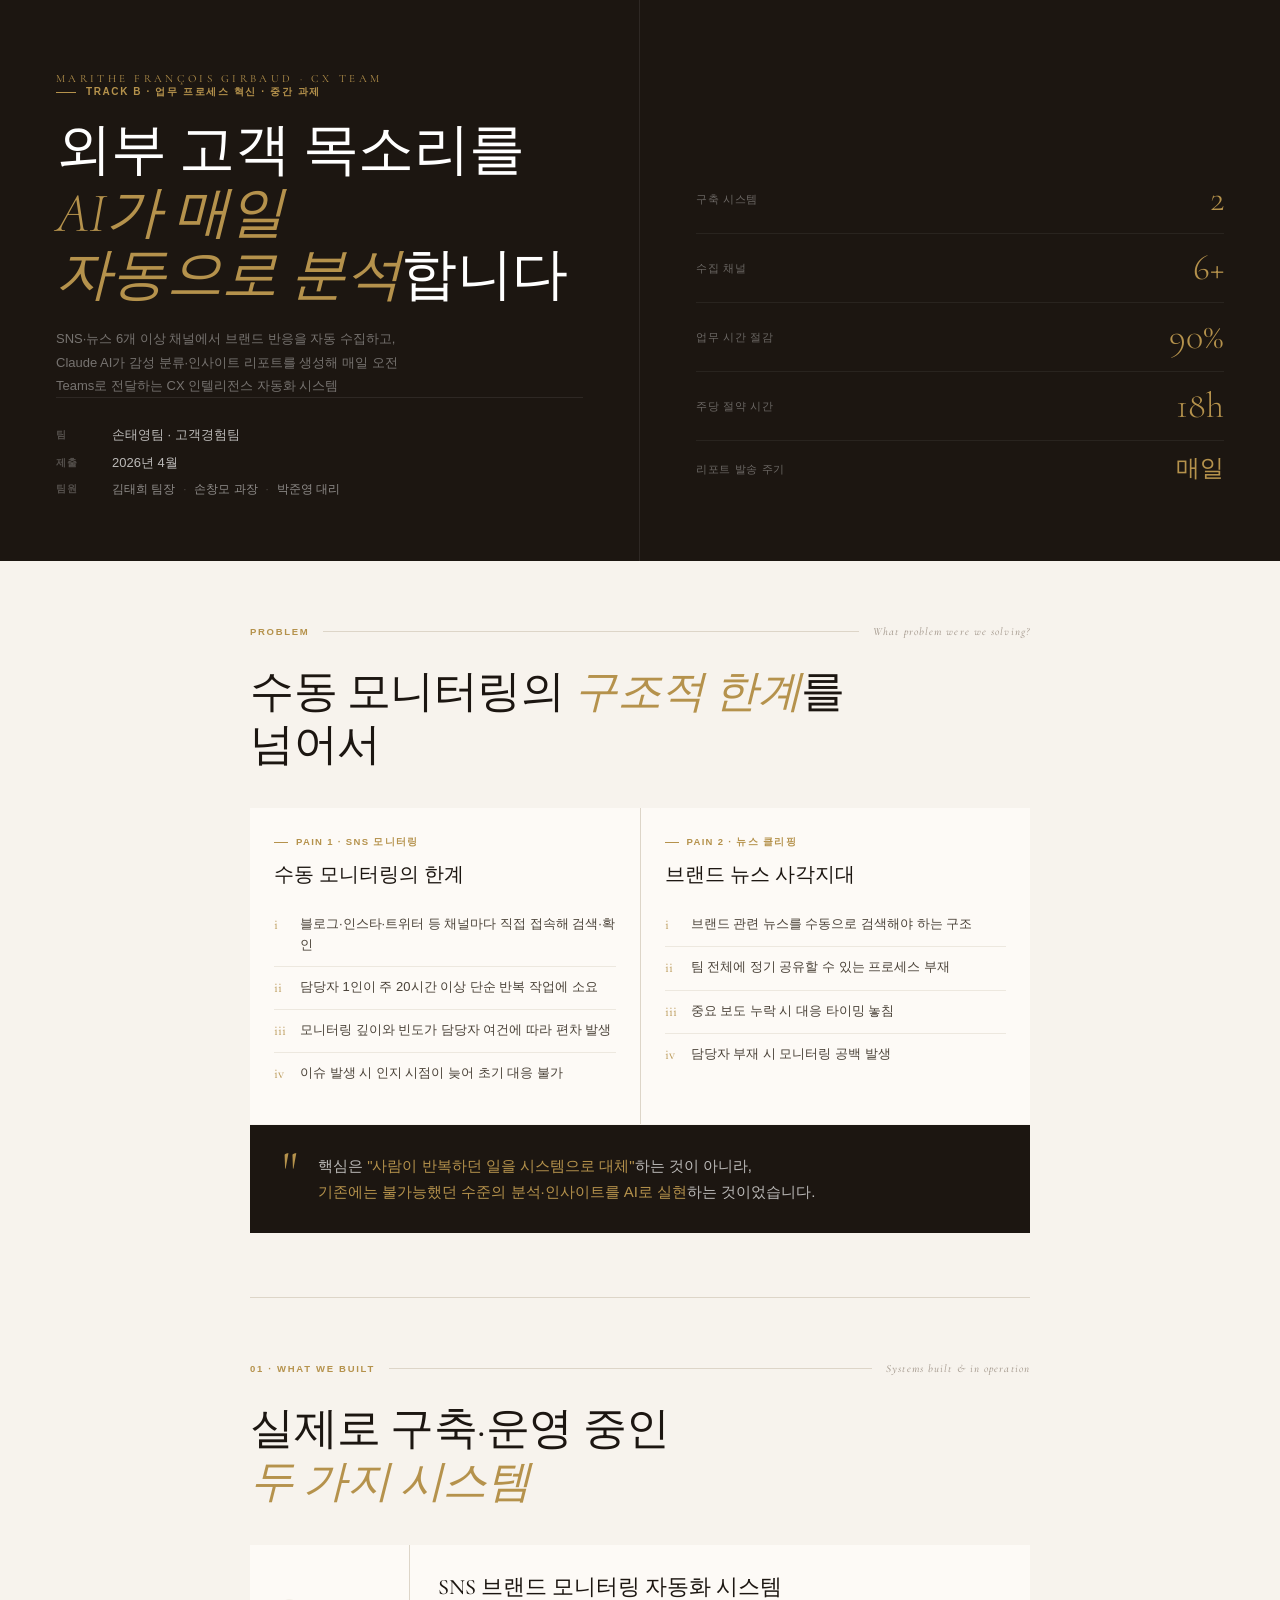
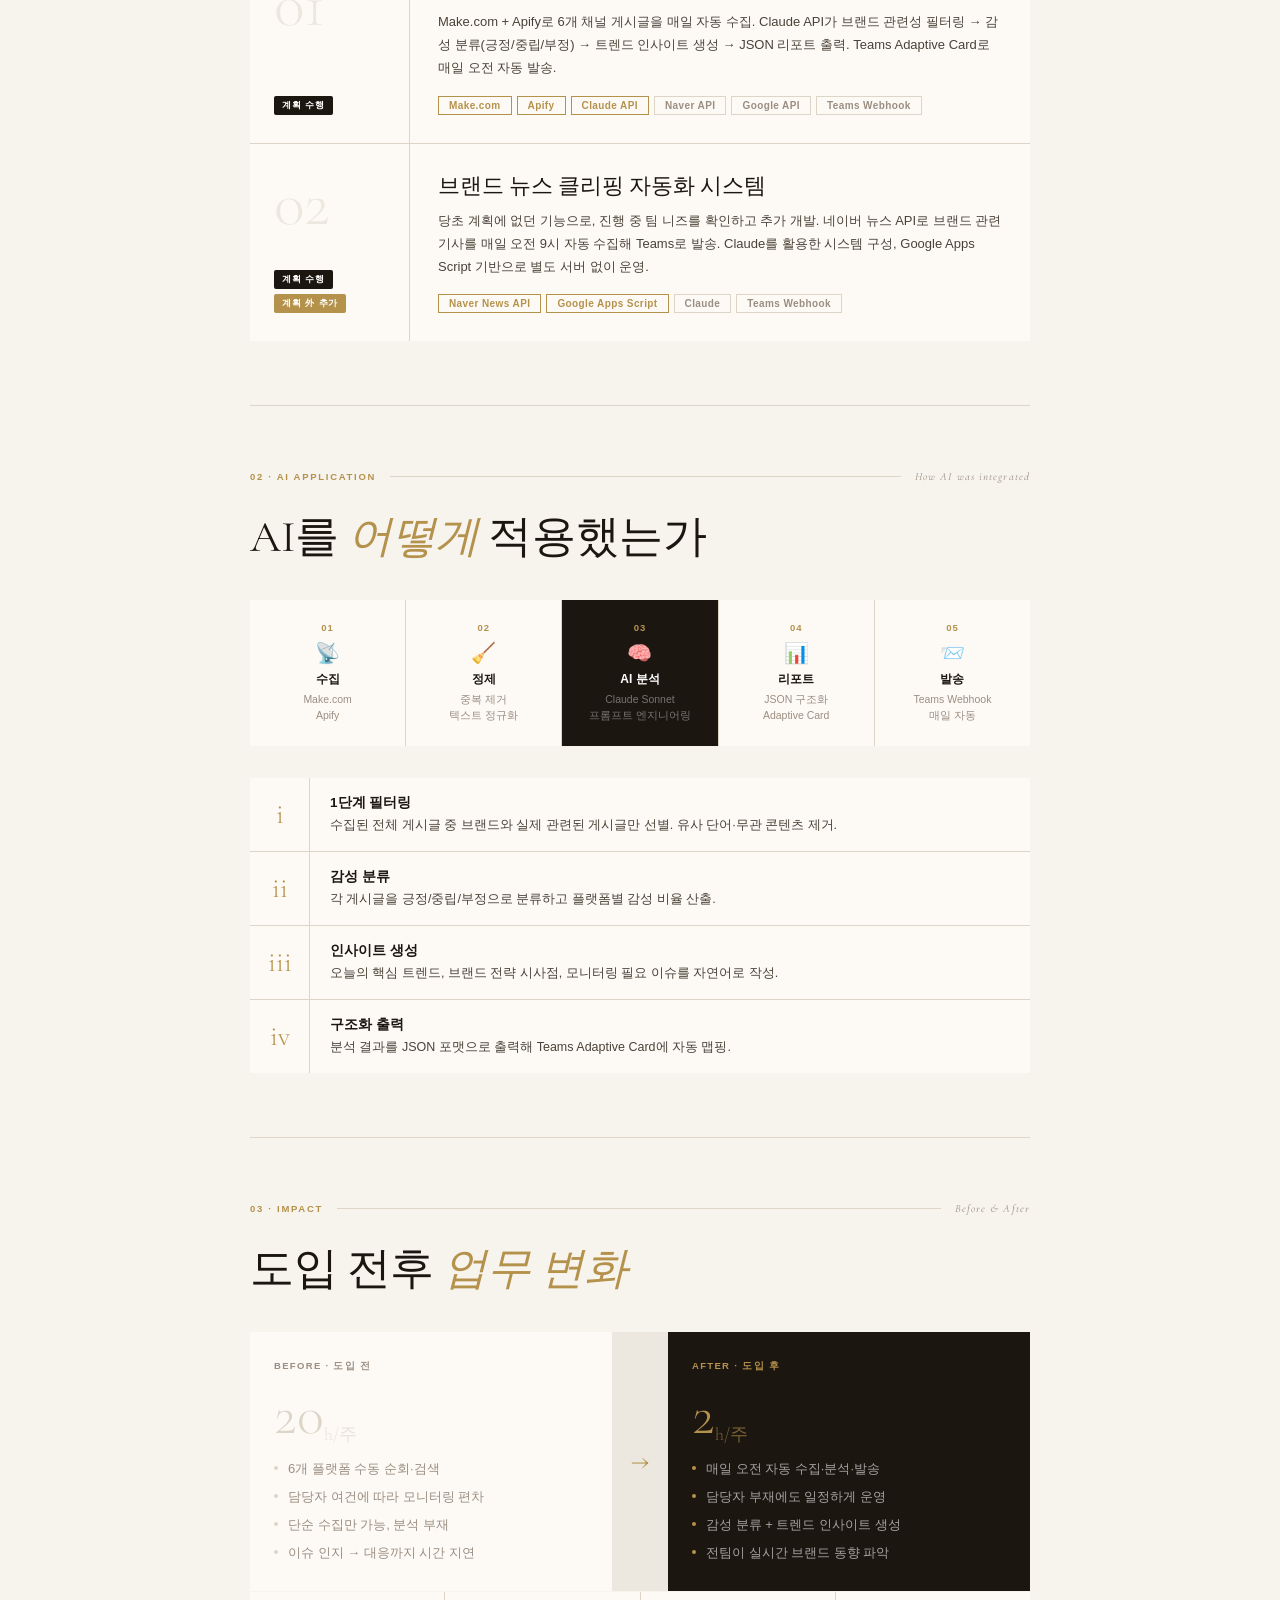
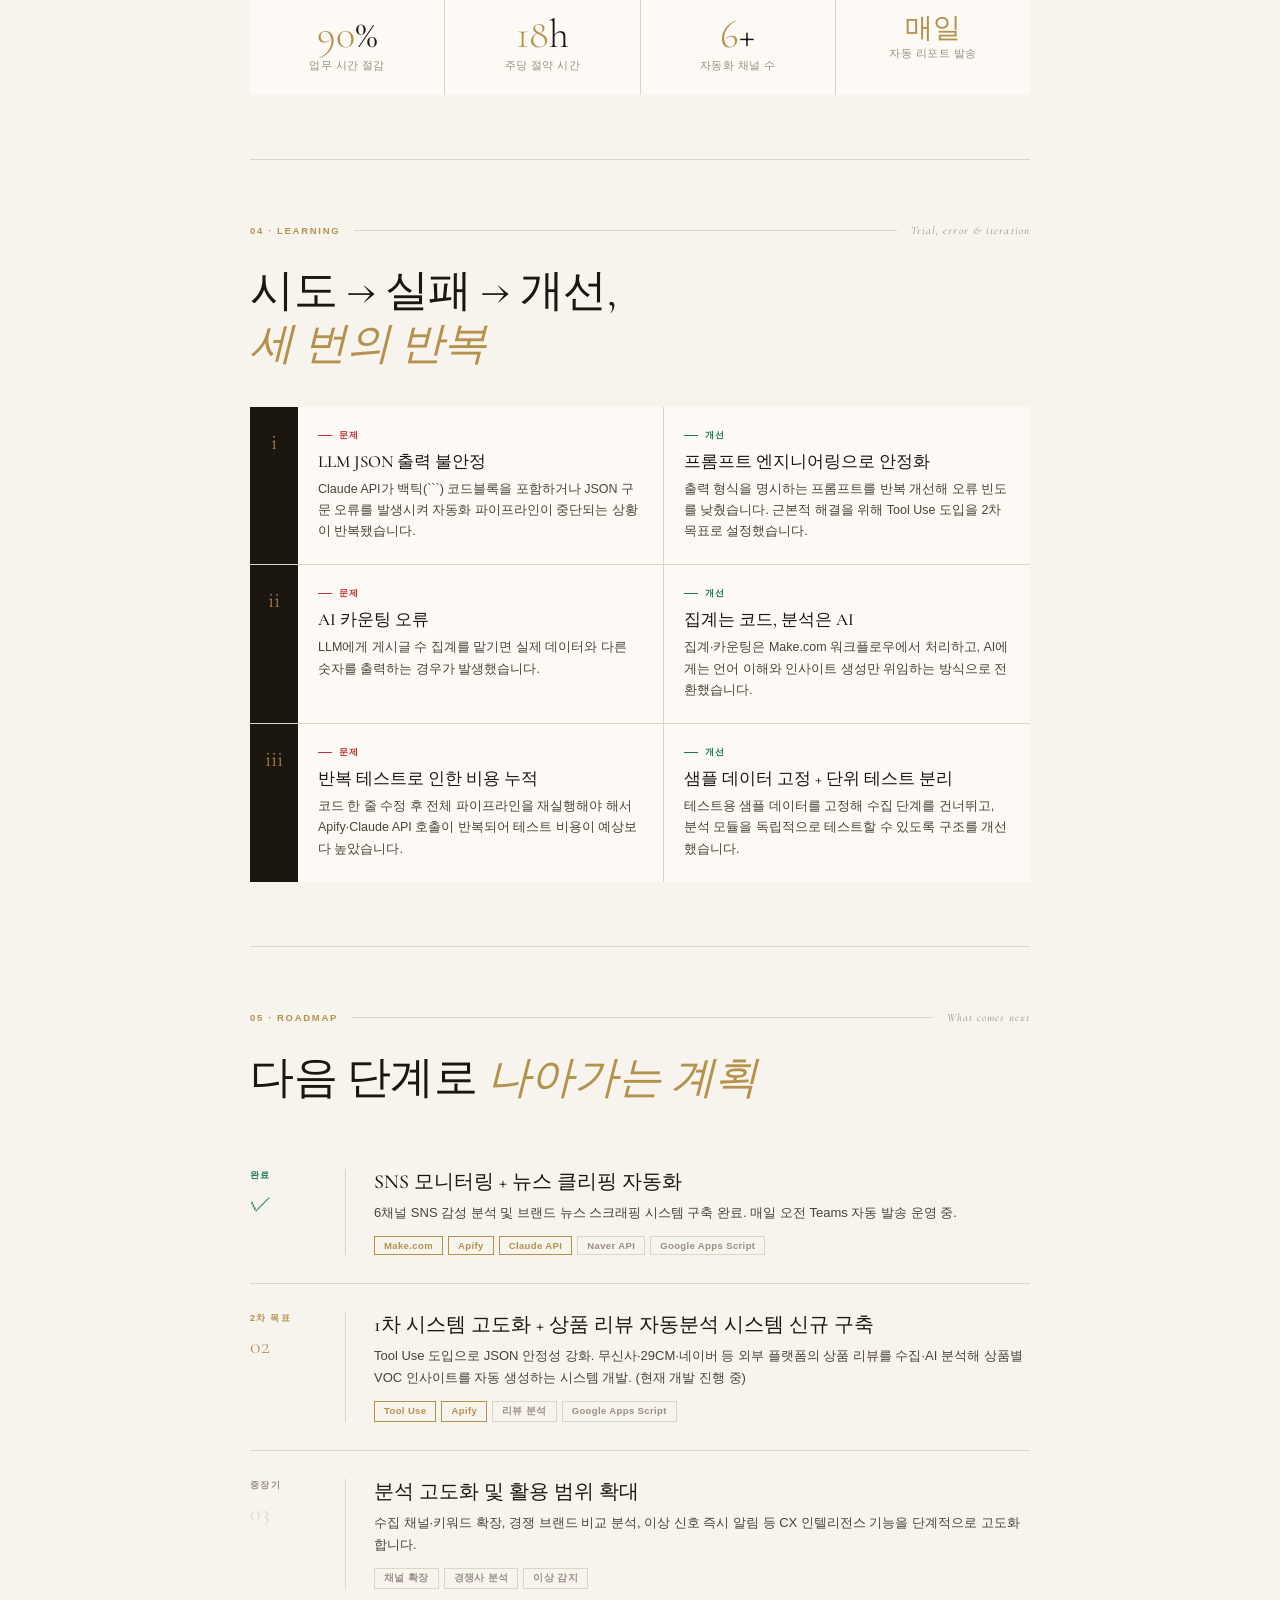
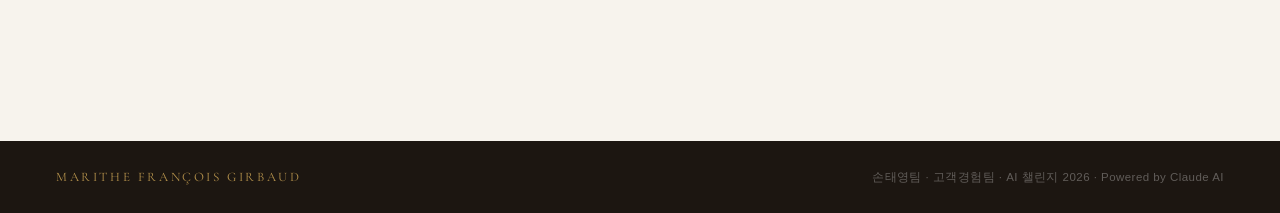
<file: AI_CX_STY4.html.html>
<!DOCTYPE html>
<html lang="ko">
<head>
<meta charset="UTF-8">
<meta name="viewport" content="width=device-width, initial-scale=1.0">
<title>AI 챌린지 중간 과제 | 손태영팀</title>
<style>
  @import url('https://fonts.googleapis.com/css2?family=Cormorant+Garamond:ital,wght@0,300;0,400;0,500;0,600;0,700;1,300;1,400;1,500&family=Pretendard:wght@300;400;500;600;700&display=swap');

  *, *::before, *::after { box-sizing: border-box; margin: 0; padding: 0; }

  :root {
    --cream:   #F7F3ED;
    --ivory:   #EDE8DF;
    --camel:   #B5924C;
    --camel-l: #F2EBE0;
    --ink:     #1C1611;
    --ink2:    #4A4238;
    --ink3:    #9A8E82;
    --rule:    #DDD5C8;
    --white:   #FDFAF6;
  }

  body {
    font-family: 'Pretendard', -apple-system, sans-serif;
    background: var(--cream);
    color: var(--ink);
    -webkit-font-smoothing: antialiased;
  }

  /* ══ 커버 ══ */
  .cover {
    background: var(--ink);
    min-height: 480px;
    display: grid;
    grid-template-columns: 1fr 1fr;
    position: relative;
    overflow: hidden;
  }
  @media(max-width:680px){ .cover { grid-template-columns: 1fr; } }

  .cover-left {
    padding: 72px 56px 64px;
    display: flex;
    flex-direction: column;
    justify-content: space-between;
    border-right: 1px solid rgba(255,255,255,.08);
    position: relative;
  }
  .cover-logo {
    font-family: 'Cormorant Garamond', serif;
    font-size: 11px;
    font-weight: 400;
    letter-spacing: .3em;
    text-transform: uppercase;
    color: var(--camel);
    margin-bottom: 0;
  }
  .cover-main { }
  .cover-eyebrow {
    font-size: 10px;
    font-weight: 600;
    letter-spacing: .16em;
    text-transform: uppercase;
    color: var(--camel);
    margin-bottom: 20px;
    display: flex;
    align-items: center;
    gap: 10px;
  }
  .cover-eyebrow::before {
    content: '';
    display: inline-block;
    width: 20px; height: 1px;
    background: var(--camel);
  }
  .cover-title {
    font-family: 'Cormorant Garamond', serif;
    font-size: clamp(36px, 5vw, 56px);
    font-weight: 300;
    line-height: 1.12;
    letter-spacing: -.01em;
    color: #fff;
    margin-bottom: 20px;
  }
  .cover-title em {
    font-style: italic;
    color: var(--camel);
  }
  .cover-subtitle {
    font-size: 13px;
    color: rgba(255,255,255,.4);
    line-height: 1.8;
    max-width: 380px;
  }
  .cover-footer-meta {
    display: flex;
    flex-direction: column;
    gap: 10px;
    padding-top: 28px;
    border-top: 1px solid rgba(255,255,255,.08);
  }
  .cover-meta-row { display: flex; align-items: center; gap: 16px; }
  .cover-meta-label {
    font-size: 9.5px; font-weight: 600; letter-spacing: .12em;
    text-transform: uppercase; color: rgba(255,255,255,.25);
    min-width: 40px;
  }
  .cover-meta-value { font-size: 13px; color: rgba(255,255,255,.7); font-weight: 400; }
  .cover-members { display: flex; gap: 8px; flex-wrap: wrap; }
  .cover-member {
    font-size: 11.5px; color: rgba(255,255,255,.5);
    font-family: 'Pretendard', sans-serif;
  }
  .cover-member:not(:last-child)::after { content: '·'; margin-left: 8px; opacity: .4; }

  .cover-right {
    display: flex;
    flex-direction: column;
    justify-content: flex-end;
    align-items: flex-end;
    padding: 64px 56px;
    gap: 0;
  }
  .cover-kpi-list { display: flex; flex-direction: column; gap: 0; width: 100%; }
  .cover-kpi-item {
    display: flex;
    align-items: center;
    justify-content: space-between;
    padding: 16px 0;
    border-bottom: 1px solid rgba(255,255,255,.06);
  }
  .cover-kpi-item:last-child { border-bottom: none; }
  .cover-kpi-label { font-size: 11px; color: rgba(255,255,255,.35); letter-spacing: .06em; }
  .cover-kpi-num {
    font-family: 'Cormorant Garamond', serif;
    font-size: 36px; font-weight: 300;
    color: var(--camel);
    line-height: 1;
  }

  /* ══ 본문 ══ */
  .main { max-width: 860px; margin: 0 auto; padding: 0 40px 88px; }

  /* ══ 섹션 ══ */
  .sec {
    padding: 64px 0;
    border-bottom: 1px solid var(--rule);
  }
  .sec:last-child { border-bottom: none; }

  .sec-label {
    display: flex;
    align-items: center;
    gap: 14px;
    margin-bottom: 28px;
  }
  .sec-tag {
    font-size: 9.5px;
    font-weight: 700;
    letter-spacing: .18em;
    text-transform: uppercase;
    color: var(--camel);
  }
  .sec-rule { flex: 1; height: 1px; background: var(--rule); }
  .sec-eng {
    font-family: 'Cormorant Garamond', serif;
    font-size: 11px;
    font-weight: 400;
    letter-spacing: .1em;
    color: var(--ink3);
    font-style: italic;
  }

  .sec-title {
    font-family: 'Cormorant Garamond', serif;
    font-size: clamp(28px, 4vw, 44px);
    font-weight: 400;
    line-height: 1.2;
    color: var(--ink);
    letter-spacing: -.01em;
    margin-bottom: 36px;
  }
  .sec-title em { font-style: italic; color: var(--camel); }
  .sec-title strong { font-weight: 600; }

  /* ══ 문제 정의 ══ */
  .pain-cols { display: grid; grid-template-columns: 1fr 1fr; gap: 1px; background: var(--rule); margin-bottom: 1px; }
  @media(max-width:600px){ .pain-cols { grid-template-columns: 1fr; } }
  .pain-col { background: var(--white); padding: 28px 24px; }
  .pain-col-label {
    font-size: 9.5px; font-weight: 700; letter-spacing: .14em; text-transform: uppercase;
    color: var(--camel); margin-bottom: 12px;
    display: flex; align-items: center; gap: 8px;
  }
  .pain-col-label::before { content:''; width: 14px; height: 1px; background: var(--camel); }
  .pain-col-title { font-family: 'Cormorant Garamond', serif; font-size: 20px; font-weight: 500; margin-bottom: 16px; color: var(--ink); }
  .pain-items { display: flex; flex-direction: column; gap: 0; }
  .pain-item {
    display: flex; align-items: flex-start; gap: 12px;
    font-size: 13px; color: var(--ink2); line-height: 1.6;
    padding: 10px 0;
    border-bottom: 1px solid var(--ivory);
  }
  .pain-item:last-child { border-bottom: none; }
  .pain-item-n {
    font-family: 'Cormorant Garamond', serif;
    font-size: 14px; font-weight: 400; color: var(--camel);
    min-width: 14px; flex-shrink: 0;
  }

  .quote-block {
    background: var(--ink);
    padding: 28px 32px;
    display: flex; gap: 20px; align-items: flex-start;
  }
  .quote-mark {
    font-family: 'Cormorant Garamond', serif;
    font-size: 56px; font-weight: 300; color: var(--camel);
    line-height: .8; flex-shrink: 0; margin-top: -4px;
  }
  .quote-text {
    font-size: 15px; color: rgba(255,255,255,.7);
    line-height: 1.75; font-weight: 300;
  }
  .quote-text strong { color: var(--camel); font-weight: 500; }

  /* ══ 수행 내용 ══ */
  .proj-stack { display: flex; flex-direction: column; gap: 1px; background: var(--rule); }
  .proj-row {
    background: var(--white);
    display: grid;
    grid-template-columns: 160px 1fr;
    gap: 0;
  }
  @media(max-width:580px){ .proj-row { grid-template-columns: 1fr; } }
  .proj-row-left {
    padding: 28px 24px;
    border-right: 1px solid var(--rule);
    display: flex; flex-direction: column; justify-content: space-between;
  }
  .proj-row-num {
    font-family: 'Cormorant Garamond', serif;
    font-size: 64px; font-weight: 300; line-height: 1;
    color: var(--ivory); letter-spacing: -.02em;
  }
  .proj-row-badge-wrap { display: flex; flex-direction: column; gap: 5px; }
  .proj-badge {
    font-size: 9px; font-weight: 700; letter-spacing: .1em;
    text-transform: uppercase; padding: 3px 8px; border-radius: 2px;
    display: inline-block; width: fit-content;
  }
  .proj-badge.base { background: var(--ink); color: #fff; }
  .proj-badge.extra { background: var(--camel); color: #fff; }
  .proj-row-right { padding: 28px; }
  .proj-title {
    font-family: 'Cormorant Garamond', serif;
    font-size: 22px; font-weight: 500; margin-bottom: 10px; color: var(--ink); line-height: 1.3;
  }
  .proj-desc { font-size: 13px; color: var(--ink2); line-height: 1.75; margin-bottom: 16px; }
  .tag-row { display: flex; flex-wrap: wrap; gap: 5px; }
  .tag {
    font-size: 10px; font-weight: 600; padding: 3px 10px;
    border: 1px solid var(--rule); color: var(--ink3);
    letter-spacing: .04em;
  }
  .tag.gold { border-color: var(--camel); color: var(--camel); }

  /* ══ AI 파이프라인 ══ */
  .pipeline {
    display: grid;
    grid-template-columns: repeat(5, 1fr);
    gap: 1px;
    background: var(--rule);
    margin-bottom: 32px;
  }
  @media(max-width:640px){ .pipeline { grid-template-columns: repeat(3,1fr); } }
  .pipe {
    background: var(--white);
    padding: 22px 12px;
    text-align: center;
    position: relative;
  }
  .pipe.ai { background: var(--ink); }
  .pipe-step {
    font-size: 9.5px; font-weight: 700; letter-spacing: .1em;
    text-transform: uppercase; color: var(--camel); margin-bottom: 8px;
  }
  .pipe-icon { font-size: 20px; margin-bottom: 6px; }
  .pipe-name { font-size: 12px; font-weight: 700; color: var(--ink); margin-bottom: 4px; }
  .pipe.ai .pipe-name { color: #fff; }
  .pipe-tool { font-size: 10.5px; color: var(--ink3); line-height: 1.5; }
  .pipe.ai .pipe-tool { color: rgba(255,255,255,.4); }

  .ai-steps { display: flex; flex-direction: column; gap: 0; background: var(--rule); }
  .ai-step-row {
    display: grid;
    grid-template-columns: 60px 1fr;
    background: var(--white);
    gap: 0;
    border-bottom: 1px solid var(--rule);
  }
  .ai-step-row:last-child { border-bottom: none; }
  .ai-step-n {
    font-family: 'Cormorant Garamond', serif;
    font-size: 28px; font-weight: 300; color: var(--camel);
    display: flex; align-items: center; justify-content: center;
    border-right: 1px solid var(--rule);
  }
  .ai-step-content { padding: 16px 20px; }
  .ai-step-title { font-size: 13.5px; font-weight: 700; color: var(--ink); margin-bottom: 3px; }
  .ai-step-desc { font-size: 12.5px; color: var(--ink2); line-height: 1.6; }

  /* ══ Before / After ══ */
  .ba-row {
    display: grid;
    grid-template-columns: 1fr 56px 1fr;
    gap: 0;
    background: var(--rule);
    margin-bottom: 1px;
  }
  @media(max-width:580px){ .ba-row { grid-template-columns: 1fr; } }
  .ba-col { padding: 28px 24px; }
  .ba-col.before { background: var(--white); }
  .ba-col.after { background: var(--ink); }
  .ba-col-label {
    font-size: 9.5px; font-weight: 700; letter-spacing: .14em;
    text-transform: uppercase; margin-bottom: 14px;
  }
  .before .ba-col-label { color: var(--ink3); }
  .after .ba-col-label { color: var(--camel); }
  .ba-metric {
    font-family: 'Cormorant Garamond', serif;
    font-size: 56px; font-weight: 300; line-height: 1; margin-bottom: 16px;
  }
  .before .ba-metric { color: var(--rule); }
  .after .ba-metric { color: var(--camel); }
  .ba-metric sub { font-size: 18px; vertical-align: bottom; opacity: .6; }
  .ba-items { display: flex; flex-direction: column; gap: 8px; }
  .ba-item-row { display: flex; align-items: flex-start; gap: 10px; font-size: 13px; line-height: 1.55; }
  .before .ba-item-row { color: var(--ink3); }
  .after .ba-item-row { color: rgba(255,255,255,.6); }
  .ba-dot { width: 4px; height: 4px; border-radius: 50%; flex-shrink: 0; margin-top: 7px; }
  .before .ba-dot { background: var(--rule); }
  .after .ba-dot { background: var(--camel); }
  .ba-arrow-col {
    background: var(--ivory);
    display: flex; align-items: center; justify-content: center;
    font-family: 'Cormorant Garamond', serif;
    font-size: 28px; color: var(--camel); font-weight: 300;
  }

  .kpi-band {
    display: grid; grid-template-columns: repeat(4, 1fr);
    gap: 1px; background: var(--rule);
  }
  @media(max-width:580px){ .kpi-band { grid-template-columns: repeat(2,1fr); } }
  .kpi-cell {
    background: var(--white); padding: 22px 16px; text-align: center;
  }
  .kpi-n {
    font-family: 'Cormorant Garamond', serif;
    font-size: 40px; font-weight: 300; line-height: 1;
    color: var(--ink); margin-bottom: 4px;
  }
  .kpi-n em { font-style: normal; color: var(--camel); }
  .kpi-l { font-size: 11px; color: var(--ink3); font-weight: 500; letter-spacing: .04em; }

  /* ══ 학습과 반복 ══ */
  .learn-table { display: flex; flex-direction: column; gap: 1px; background: var(--rule); }
  .learn-row {
    display: grid; grid-template-columns: 48px 1fr 1fr;
    background: var(--white); gap: 0;
  }
  @media(max-width:580px){ .learn-row { grid-template-columns: 1fr; } }
  .learn-idx-cell {
    background: var(--ink);
    display: flex; align-items: flex-start; justify-content: center;
    padding-top: 22px;
    font-family: 'Cormorant Garamond', serif;
    font-size: 22px; font-weight: 300; color: var(--camel);
  }
  .learn-cell { padding: 22px 20px; }
  .learn-cell.prob { border-right: 1px solid var(--rule); }
  .learn-cell-tag {
    font-size: 9px; font-weight: 700; letter-spacing: .14em; text-transform: uppercase;
    margin-bottom: 8px; display: flex; align-items: center; gap: 7px;
  }
  .learn-cell.prob .learn-cell-tag { color: #B33; }
  .learn-cell.sol .learn-cell-tag { color: #1A7A50; }
  .learn-cell-tag::before { content:''; width: 14px; height: 1px; background: currentColor; }
  .learn-ttl { font-family: 'Cormorant Garamond', serif; font-size: 17px; font-weight: 500; color: var(--ink); margin-bottom: 6px; }
  .learn-desc { font-size: 12.5px; color: var(--ink2); line-height: 1.7; }

  /* ══ 로드맵 ══ */
  .roadmap { display: flex; flex-direction: column; gap: 0; }
  .rm {
    display: grid; grid-template-columns: 96px 1fr;
    padding: 28px 0;
    border-bottom: 1px solid var(--rule);
    gap: 0;
  }
  .rm:last-child { border-bottom: none; padding-bottom: 0; }
  .rm-left {
    padding-right: 24px;
    border-right: 1px solid var(--rule);
    display: flex; flex-direction: column; align-items: flex-start; gap: 8px;
  }
  .rm-phase {
    font-size: 9px; font-weight: 700; letter-spacing: .14em; text-transform: uppercase;
  }
  .rm-phase.done { color: #1A7A50; }
  .rm-phase.now  { color: var(--camel); }
  .rm-phase.next { color: var(--ink3); }
  .rm-marker {
    font-family: 'Cormorant Garamond', serif;
    font-size: 22px; font-weight: 300;
  }
  .rm-marker.done { color: #1A7A50; }
  .rm-marker.now  { color: var(--camel); }
  .rm-marker.next { color: var(--rule); }
  .rm-right { padding-left: 28px; }
  .rm-title { font-family: 'Cormorant Garamond', serif; font-size: 20px; font-weight: 500; color: var(--ink); margin-bottom: 7px; line-height: 1.3; }
  .rm-desc { font-size: 13px; color: var(--ink2); line-height: 1.7; margin-bottom: 12px; }
  .rm-tags { display: flex; flex-wrap: wrap; gap: 5px; }
  .rm-tag {
    font-size: 9.5px; font-weight: 600; padding: 3px 9px;
    border: 1px solid var(--rule); color: var(--ink3); letter-spacing: .04em;
  }
  .rm-tag.gold { border-color: var(--camel); color: var(--camel); }

  /* ══ 푸터 ══ */
  .footer {
    background: var(--ink);
    padding: 28px 56px;
    display: flex; align-items: center; justify-content: space-between; flex-wrap: wrap; gap: 16px;
  }
  .footer-brand {
    font-family: 'Cormorant Garamond', serif;
    font-size: 13px; font-weight: 400; letter-spacing: .2em; text-transform: uppercase;
    color: var(--camel);
  }
  .footer-info { font-size: 11.5px; color: rgba(255,255,255,.3); letter-spacing: .04em; }
</style>
</head>
<body>

<!-- 커버 -->
<div class="cover">
  <div class="cover-left">
    <div class="cover-logo">Marithe François Girbaud · CX Team</div>
    <div class="cover-main">
      <div class="cover-eyebrow">Track B · 업무 프로세스 혁신 · 중간 과제</div>
      <h1 class="cover-title">외부 고객 목소리를<br><em>AI가 매일<br>자동으로 분석</em>합니다</h1>
      <p class="cover-subtitle">SNS·뉴스 6개 이상 채널에서 브랜드 반응을 자동 수집하고, Claude AI가 감성 분류·인사이트 리포트를 생성해 매일 오전 Teams로 전달하는 CX 인텔리전스 자동화 시스템</p>
    </div>
    <div class="cover-footer-meta">
      <div class="cover-meta-row">
        <span class="cover-meta-label">팀</span>
        <span class="cover-meta-value">손태영팀 · 고객경험팀</span>
      </div>
      <div class="cover-meta-row">
        <span class="cover-meta-label">제출</span>
        <span class="cover-meta-value">2026년 4월</span>
      </div>
      <div class="cover-meta-row">
        <span class="cover-meta-label">팀원</span>
        <div class="cover-members">
          <span class="cover-member">김태희 팀장</span>
          <span class="cover-member">손창모 과장</span>
          <span class="cover-member">박준영 대리</span>
        </div>
      </div>
    </div>
  </div>
  <div class="cover-right">
    <div class="cover-kpi-list">
      <div class="cover-kpi-item">
        <span class="cover-kpi-label">구축 시스템</span>
        <span class="cover-kpi-num">2</span>
      </div>
      <div class="cover-kpi-item">
        <span class="cover-kpi-label">수집 채널</span>
        <span class="cover-kpi-num">6+</span>
      </div>
      <div class="cover-kpi-item">
        <span class="cover-kpi-label">업무 시간 절감</span>
        <span class="cover-kpi-num">90%</span>
      </div>
      <div class="cover-kpi-item">
        <span class="cover-kpi-label">주당 절약 시간</span>
        <span class="cover-kpi-num">18h</span>
      </div>
      <div class="cover-kpi-item">
        <span class="cover-kpi-label">리포트 발송 주기</span>
        <span class="cover-kpi-num" style="font-size:24px;">매일</span>
      </div>
    </div>
  </div>
</div>

<div class="main">

  <!-- Problem -->
  <div class="sec">
    <div class="sec-label">
      <span class="sec-tag">Problem</span>
      <div class="sec-rule"></div>
      <span class="sec-eng">What problem were we solving?</span>
    </div>
    <h2 class="sec-title">수동 모니터링의 <em>구조적 한계</em>를<br>넘어서</h2>
    <div class="pain-cols">
      <div class="pain-col">
        <div class="pain-col-label">Pain 1 · SNS 모니터링</div>
        <div class="pain-col-title">수동 모니터링의 한계</div>
        <div class="pain-items">
          <div class="pain-item"><span class="pain-item-n">i</span>블로그·인스타·트위터 등 채널마다 직접 접속해 검색·확인</div>
          <div class="pain-item"><span class="pain-item-n">ii</span>담당자 1인이 주 20시간 이상 단순 반복 작업에 소요</div>
          <div class="pain-item"><span class="pain-item-n">iii</span>모니터링 깊이와 빈도가 담당자 여건에 따라 편차 발생</div>
          <div class="pain-item"><span class="pain-item-n">iv</span>이슈 발생 시 인지 시점이 늦어 초기 대응 불가</div>
        </div>
      </div>
      <div class="pain-col">
        <div class="pain-col-label">Pain 2 · 뉴스 클리핑</div>
        <div class="pain-col-title">브랜드 뉴스 사각지대</div>
        <div class="pain-items">
          <div class="pain-item"><span class="pain-item-n">i</span>브랜드 관련 뉴스를 수동으로 검색해야 하는 구조</div>
          <div class="pain-item"><span class="pain-item-n">ii</span>팀 전체에 정기 공유할 수 있는 프로세스 부재</div>
          <div class="pain-item"><span class="pain-item-n">iii</span>중요 보도 누락 시 대응 타이밍 놓침</div>
          <div class="pain-item"><span class="pain-item-n">iv</span>담당자 부재 시 모니터링 공백 발생</div>
        </div>
      </div>
    </div>
    <div class="quote-block">
      <div class="quote-mark">"</div>
      <div class="quote-text">핵심은 <strong>"사람이 반복하던 일을 시스템으로 대체"</strong>하는 것이 아니라,<br><strong>기존에는 불가능했던 수준의 분석·인사이트를 AI로 실현</strong>하는 것이었습니다.</div>
    </div>
  </div>

  <!-- 01 수행 내용 -->
  <div class="sec">
    <div class="sec-label">
      <span class="sec-tag">01 · What We Built</span>
      <div class="sec-rule"></div>
      <span class="sec-eng">Systems built &amp; in operation</span>
    </div>
    <h2 class="sec-title">실제로 구축·운영 중인<br><em>두 가지 시스템</em></h2>
    <div class="proj-stack">
      <div class="proj-row">
        <div class="proj-row-left">
          <div class="proj-row-num">01</div>
          <div class="proj-row-badge-wrap">
            <span class="proj-badge base">계획 수행</span>
          </div>
        </div>
        <div class="proj-row-right">
          <div class="proj-title">SNS 브랜드 모니터링 자동화 시스템</div>
          <div class="proj-desc">Make.com + Apify로 6개 채널 게시글을 매일 자동 수집. Claude API가 브랜드 관련성 필터링 → 감성 분류(긍정/중립/부정) → 트렌드 인사이트 생성 → JSON 리포트 출력. Teams Adaptive Card로 매일 오전 자동 발송.</div>
          <div class="tag-row">
            <span class="tag gold">Make.com</span>
            <span class="tag gold">Apify</span>
            <span class="tag gold">Claude API</span>
            <span class="tag">Naver API</span>
            <span class="tag">Google API</span>
            <span class="tag">Teams Webhook</span>
          </div>
        </div>
      </div>
      <div class="proj-row">
        <div class="proj-row-left">
          <div class="proj-row-num">02</div>
          <div class="proj-row-badge-wrap">
            <span class="proj-badge base">계획 수행</span>
            <span class="proj-badge extra">계획 外 추가</span>
          </div>
        </div>
        <div class="proj-row-right">
          <div class="proj-title">브랜드 뉴스 클리핑 자동화 시스템</div>
          <div class="proj-desc">당초 계획에 없던 기능으로, 진행 중 팀 니즈를 확인하고 추가 개발. 네이버 뉴스 API로 브랜드 관련 기사를 매일 오전 9시 자동 수집해 Teams로 발송. Claude를 활용한 시스템 구성, Google Apps Script 기반으로 별도 서버 없이 운영.</div>
          <div class="tag-row">
            <span class="tag gold">Naver News API</span>
            <span class="tag gold">Google Apps Script</span>
            <span class="tag">Claude</span>
            <span class="tag">Teams Webhook</span>
          </div>
        </div>
      </div>
    </div>
  </div>

  <!-- 02 AI 적용 -->
  <div class="sec">
    <div class="sec-label">
      <span class="sec-tag">02 · AI Application</span>
      <div class="sec-rule"></div>
      <span class="sec-eng">How AI was integrated</span>
    </div>
    <h2 class="sec-title">AI를 <em>어떻게</em> 적용했는가</h2>
    <div class="pipeline">
      <div class="pipe">
        <div class="pipe-step">01</div>
        <div class="pipe-icon">📡</div>
        <div class="pipe-name">수집</div>
        <div class="pipe-tool">Make.com<br>Apify</div>
      </div>
      <div class="pipe">
        <div class="pipe-step">02</div>
        <div class="pipe-icon">🧹</div>
        <div class="pipe-name">정제</div>
        <div class="pipe-tool">중복 제거<br>텍스트 정규화</div>
      </div>
      <div class="pipe ai">
        <div class="pipe-step">03</div>
        <div class="pipe-icon">🧠</div>
        <div class="pipe-name">AI 분석</div>
        <div class="pipe-tool">Claude Sonnet<br>프롬프트 엔지니어링</div>
      </div>
      <div class="pipe">
        <div class="pipe-step">04</div>
        <div class="pipe-icon">📊</div>
        <div class="pipe-name">리포트</div>
        <div class="pipe-tool">JSON 구조화<br>Adaptive Card</div>
      </div>
      <div class="pipe">
        <div class="pipe-step">05</div>
        <div class="pipe-icon">📨</div>
        <div class="pipe-name">발송</div>
        <div class="pipe-tool">Teams Webhook<br>매일 자동</div>
      </div>
    </div>
    <div class="ai-steps">
      <div class="ai-step-row">
        <div class="ai-step-n">i</div>
        <div class="ai-step-content">
          <div class="ai-step-title">1단계 필터링</div>
          <div class="ai-step-desc">수집된 전체 게시글 중 브랜드와 실제 관련된 게시글만 선별. 유사 단어·무관 콘텐츠 제거.</div>
        </div>
      </div>
      <div class="ai-step-row">
        <div class="ai-step-n">ii</div>
        <div class="ai-step-content">
          <div class="ai-step-title">감성 분류</div>
          <div class="ai-step-desc">각 게시글을 긍정/중립/부정으로 분류하고 플랫폼별 감성 비율 산출.</div>
        </div>
      </div>
      <div class="ai-step-row">
        <div class="ai-step-n">iii</div>
        <div class="ai-step-content">
          <div class="ai-step-title">인사이트 생성</div>
          <div class="ai-step-desc">오늘의 핵심 트렌드, 브랜드 전략 시사점, 모니터링 필요 이슈를 자연어로 작성.</div>
        </div>
      </div>
      <div class="ai-step-row">
        <div class="ai-step-n">iv</div>
        <div class="ai-step-content">
          <div class="ai-step-title">구조화 출력</div>
          <div class="ai-step-desc">분석 결과를 JSON 포맷으로 출력해 Teams Adaptive Card에 자동 맵핑.</div>
        </div>
      </div>
    </div>
  </div>

  <!-- 03 임팩트 -->
  <div class="sec">
    <div class="sec-label">
      <span class="sec-tag">03 · Impact</span>
      <div class="sec-rule"></div>
      <span class="sec-eng">Before &amp; After</span>
    </div>
    <h2 class="sec-title">도입 전후 <em>업무 변화</em></h2>
    <div class="ba-row">
      <div class="ba-col before">
        <div class="ba-col-label">Before · 도입 전</div>
        <div class="ba-metric">20<sub>h/주</sub></div>
        <div class="ba-items">
          <div class="ba-item-row"><div class="ba-dot"></div>6개 플랫폼 수동 순회·검색</div>
          <div class="ba-item-row"><div class="ba-dot"></div>담당자 여건에 따라 모니터링 편차</div>
          <div class="ba-item-row"><div class="ba-dot"></div>단순 수집만 가능, 분석 부재</div>
          <div class="ba-item-row"><div class="ba-dot"></div>이슈 인지 → 대응까지 시간 지연</div>
        </div>
      </div>
      <div class="ba-arrow-col">→</div>
      <div class="ba-col after">
        <div class="ba-col-label">After · 도입 후</div>
        <div class="ba-metric">2<sub>h/주</sub></div>
        <div class="ba-items">
          <div class="ba-item-row"><div class="ba-dot"></div>매일 오전 자동 수집·분석·발송</div>
          <div class="ba-item-row"><div class="ba-dot"></div>담당자 부재에도 일정하게 운영</div>
          <div class="ba-item-row"><div class="ba-dot"></div>감성 분류 + 트렌드 인사이트 생성</div>
          <div class="ba-item-row"><div class="ba-dot"></div>전팀이 실시간 브랜드 동향 파악</div>
        </div>
      </div>
    </div>
    <div class="kpi-band">
      <div class="kpi-cell">
        <div class="kpi-n"><em>90</em>%</div>
        <div class="kpi-l">업무 시간 절감</div>
      </div>
      <div class="kpi-cell">
        <div class="kpi-n"><em>18</em>h</div>
        <div class="kpi-l">주당 절약 시간</div>
      </div>
      <div class="kpi-cell">
        <div class="kpi-n"><em>6</em>+</div>
        <div class="kpi-l">자동화 채널 수</div>
      </div>
      <div class="kpi-cell">
        <div class="kpi-n" style="font-size:28px;"><em>매일</em></div>
        <div class="kpi-l">자동 리포트 발송</div>
      </div>
    </div>
  </div>

  <!-- 04 학습과 반복 -->
  <div class="sec">
    <div class="sec-label">
      <span class="sec-tag">04 · Learning</span>
      <div class="sec-rule"></div>
      <span class="sec-eng">Trial, error &amp; iteration</span>
    </div>
    <h2 class="sec-title">시도 → 실패 → 개선,<br><em>세 번의 반복</em></h2>
    <div class="learn-table">
      <div class="learn-row">
        <div class="learn-idx-cell">i</div>
        <div class="learn-cell prob">
          <div class="learn-cell-tag">문제</div>
          <div class="learn-ttl">LLM JSON 출력 불안정</div>
          <div class="learn-desc">Claude API가 백틱(```) 코드블록을 포함하거나 JSON 구문 오류를 발생시켜 자동화 파이프라인이 중단되는 상황이 반복됐습니다.</div>
        </div>
        <div class="learn-cell sol">
          <div class="learn-cell-tag">개선</div>
          <div class="learn-ttl">프롬프트 엔지니어링으로 안정화</div>
          <div class="learn-desc">출력 형식을 명시하는 프롬프트를 반복 개선해 오류 빈도를 낮췄습니다. 근본적 해결을 위해 Tool Use 도입을 2차 목표로 설정했습니다.</div>
        </div>
      </div>
      <div class="learn-row">
        <div class="learn-idx-cell">ii</div>
        <div class="learn-cell prob">
          <div class="learn-cell-tag">문제</div>
          <div class="learn-ttl">AI 카운팅 오류</div>
          <div class="learn-desc">LLM에게 게시글 수 집계를 맡기면 실제 데이터와 다른 숫자를 출력하는 경우가 발생했습니다.</div>
        </div>
        <div class="learn-cell sol">
          <div class="learn-cell-tag">개선</div>
          <div class="learn-ttl">집계는 코드, 분석은 AI</div>
          <div class="learn-desc">집계·카운팅은 Make.com 워크플로우에서 처리하고, AI에게는 언어 이해와 인사이트 생성만 위임하는 방식으로 전환했습니다.</div>
        </div>
      </div>
      <div class="learn-row">
        <div class="learn-idx-cell">iii</div>
        <div class="learn-cell prob">
          <div class="learn-cell-tag">문제</div>
          <div class="learn-ttl">반복 테스트로 인한 비용 누적</div>
          <div class="learn-desc">코드 한 줄 수정 후 전체 파이프라인을 재실행해야 해서 Apify·Claude API 호출이 반복되어 테스트 비용이 예상보다 높았습니다.</div>
        </div>
        <div class="learn-cell sol">
          <div class="learn-cell-tag">개선</div>
          <div class="learn-ttl">샘플 데이터 고정 + 단위 테스트 분리</div>
          <div class="learn-desc">테스트용 샘플 데이터를 고정해 수집 단계를 건너뛰고, 분석 모듈을 독립적으로 테스트할 수 있도록 구조를 개선했습니다.</div>
        </div>
      </div>
    </div>
  </div>

  <!-- 05 향후 계획 -->
  <div class="sec">
    <div class="sec-label">
      <span class="sec-tag">05 · Roadmap</span>
      <div class="sec-rule"></div>
      <span class="sec-eng">What comes next</span>
    </div>
    <h2 class="sec-title">다음 단계로 <em>나아가는 계획</em></h2>
    <div class="roadmap">
      <div class="rm">
        <div class="rm-left">
          <div class="rm-phase done">완료</div>
          <div class="rm-marker done">✓</div>
        </div>
        <div class="rm-right">
          <div class="rm-title">SNS 모니터링 + 뉴스 클리핑 자동화</div>
          <div class="rm-desc">6채널 SNS 감성 분석 및 브랜드 뉴스 스크래핑 시스템 구축 완료. 매일 오전 Teams 자동 발송 운영 중.</div>
          <div class="rm-tags">
            <span class="rm-tag gold">Make.com</span>
            <span class="rm-tag gold">Apify</span>
            <span class="rm-tag gold">Claude API</span>
            <span class="rm-tag">Naver API</span>
            <span class="rm-tag">Google Apps Script</span>
          </div>
        </div>
      </div>
      <div class="rm">
        <div class="rm-left">
          <div class="rm-phase now">2차 목표</div>
          <div class="rm-marker now">02</div>
        </div>
        <div class="rm-right">
          <div class="rm-title">1차 시스템 고도화 + 상품 리뷰 자동분석 시스템 신규 구축</div>
          <div class="rm-desc">Tool Use 도입으로 JSON 안정성 강화. 무신사·29CM·네이버 등 외부 플랫폼의 상품 리뷰를 수집·AI 분석해 상품별 VOC 인사이트를 자동 생성하는 시스템 개발. (현재 개발 진행 중)</div>
          <div class="rm-tags">
            <span class="rm-tag gold">Tool Use</span>
            <span class="rm-tag gold">Apify</span>
            <span class="rm-tag">리뷰 분석</span>
            <span class="rm-tag">Google Apps Script</span>
          </div>
        </div>
      </div>
      <div class="rm">
        <div class="rm-left">
          <div class="rm-phase next">중장기</div>
          <div class="rm-marker next">03</div>
        </div>
        <div class="rm-right">
          <div class="rm-title">분석 고도화 및 활용 범위 확대</div>
          <div class="rm-desc">수집 채널·키워드 확장, 경쟁 브랜드 비교 분석, 이상 신호 즉시 알림 등 CX 인텔리전스 기능을 단계적으로 고도화합니다.</div>
          <div class="rm-tags">
            <span class="rm-tag">채널 확장</span>
            <span class="rm-tag">경쟁사 분석</span>
            <span class="rm-tag">이상 감지</span>
          </div>
        </div>
      </div>
    </div>
  </div>

</div>

<div class="footer">
  <div class="footer-brand">Marithe François Girbaud</div>
  <div class="footer-info">손태영팀 · 고객경험팀 · AI 챌린지 2026 · Powered by Claude AI</div>
</div>

</body>
</html>
</file>
